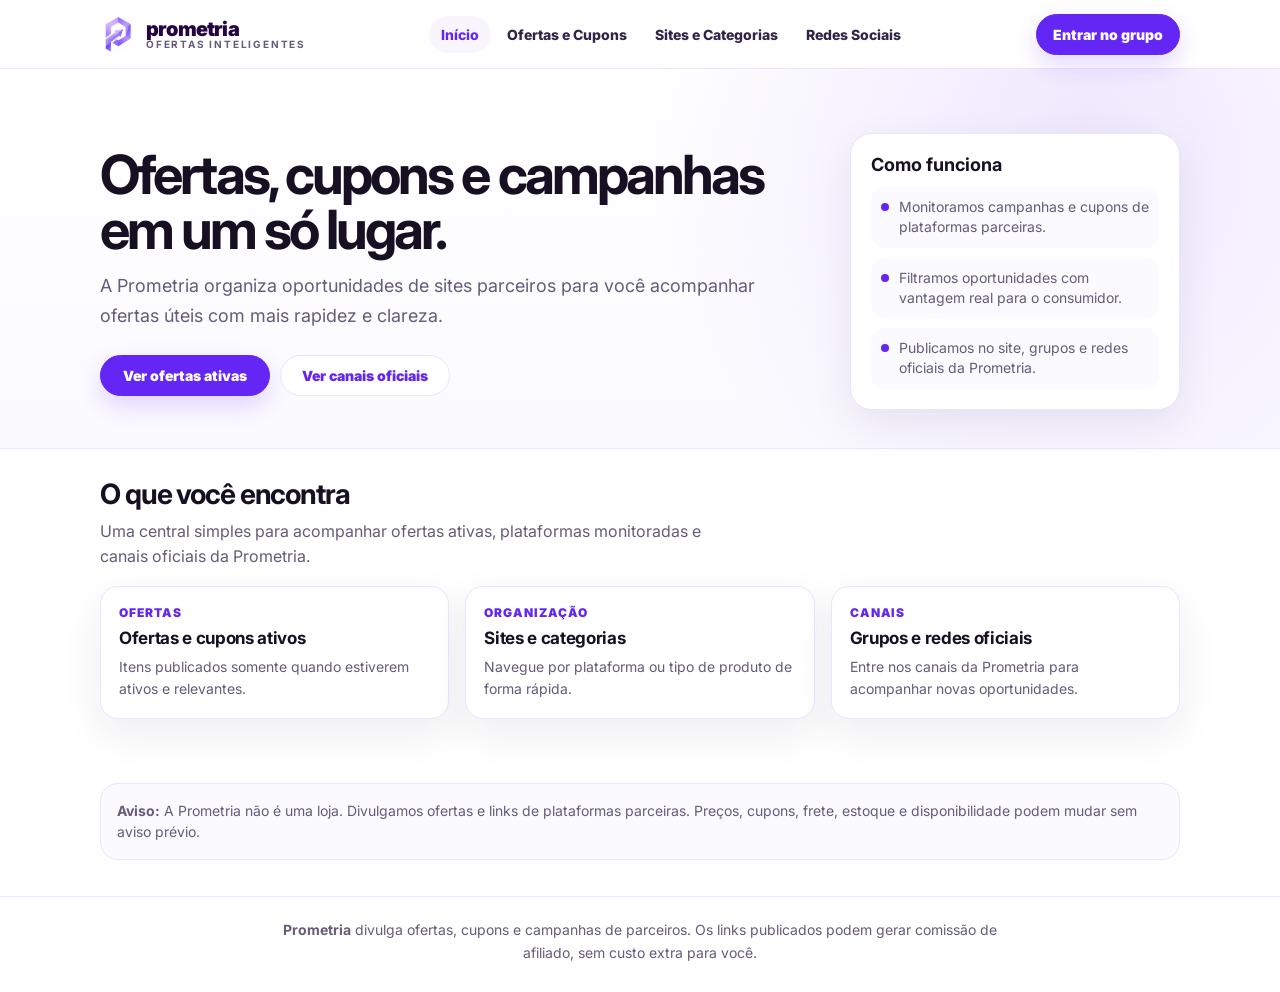
<file: index.html>
<!doctype html>
<html lang="pt-BR">
<head>
  <meta charset="utf-8">
  <meta name="viewport" content="width=device-width, initial-scale=1">
  <title>Prometria | Ofertas inteligentes</title>
  <meta name="description" content="Prometria - ofertas inteligentes.">
  <link rel="preconnect" href="https://fonts.googleapis.com">
  <link rel="preconnect" href="https://fonts.gstatic.com" crossorigin>
  <link href="https://fonts.googleapis.com/css2?family=Inter:wght@400;500;600;700;800;900&family=Poppins:wght@600;700;800;900&display=swap" rel="stylesheet">
  <link rel="icon" href="assets/img/prometria-symbol.png">
  <link rel="stylesheet" href="assets/css/styles.css">
</head>
<body>
  
<header class="topbar">
  <div class="container topbar-inner">
    <a class="brand" href="index.html" aria-label="Prometria">
      <img class="brand-symbol" src="assets/img/prometria-symbol.png" alt="">
      <span class="brand-text">
        <span class="brand-name">prometria</span>
        <span class="brand-tagline">ofertas inteligentes</span>
      </span>
    </a>
    <nav class="nav" aria-label="Menu principal">
      <a class="active" href="index.html">Início</a>
      <a href="ofertas.html">Ofertas e Cupons</a>
      <a href="sites-categorias.html">Sites e Categorias</a>
      <a href="redes.html">Redes Sociais</a>
    </nav>
    <div class="header-actions">
      <a class="btn primary" href="redes.html#whatsapp">Entrar no grupo</a>
      <button class="menu-btn" type="button">Menu</button>
    </div>
  </div>
</header>

  <main>
    
<section class="hero">
  <div class="container hero-layout">
    <div>
      <h1>Ofertas, cupons e campanhas em um só lugar.</h1>
      <p class="lead">A Prometria organiza oportunidades de sites parceiros para você acompanhar ofertas úteis com mais rapidez e clareza.</p>
      <div class="hero-actions compact-actions">
        <a class="btn primary" href="ofertas.html">Ver ofertas ativas</a>
        <a class="btn" href="redes.html">Ver canais oficiais</a>
      </div>
    </div>
    <aside class="summary-card">
      <h2>Como funciona</h2>
      <ul class="summary-list">
        <li><span class="dot"></span><span>Monitoramos campanhas e cupons de plataformas parceiras.</span></li>
        <li><span class="dot"></span><span>Filtramos oportunidades com vantagem real para o consumidor.</span></li>
        <li><span class="dot"></span><span>Publicamos no site, grupos e redes oficiais da Prometria.</span></li>
      </ul>
    </aside>
  </div>
</section>

<section class="section section-tight">
  <div class="container">
    <div class="section-title-row compact-title-row">
      <div>
        <h2>O que você encontra</h2>
        <p>Uma central simples para acompanhar ofertas ativas, plataformas monitoradas e canais oficiais da Prometria.</p>
      </div>
    </div>
    <div class="grid grid-3">
      <article class="card"><div class="mini">Ofertas</div><h3>Ofertas e cupons ativos</h3><p>Itens publicados somente quando estiverem ativos e relevantes.</p></article>
      <article class="card"><div class="mini">Organização</div><h3>Sites e categorias</h3><p>Navegue por plataforma ou tipo de produto de forma rápida.</p></article>
      <article class="card"><div class="mini">Canais</div><h3>Grupos e redes oficiais</h3><p>Entre nos canais da Prometria para acompanhar novas oportunidades.</p></article>
    </div>
  </div>
</section>

<section class="section section-tight">
  <div class="container">
    <div class="notice">
      <strong>Aviso:</strong> A Prometria não é uma loja. Divulgamos ofertas e links de plataformas parceiras. Preços, cupons, frete, estoque e disponibilidade podem mudar sem aviso prévio.
    </div>
  </div>
</section>

  </main>
  
<footer class="footer">
  <div class="container footer-inner footer-single">
    <p><strong>Prometria</strong> divulga ofertas, cupons e campanhas de parceiros. Os links publicados podem gerar comissão de afiliado, sem custo extra para você.</p>
  </div>
</footer>

  <script src="assets/js/main.js"></script>
</body>
</html>
</file>
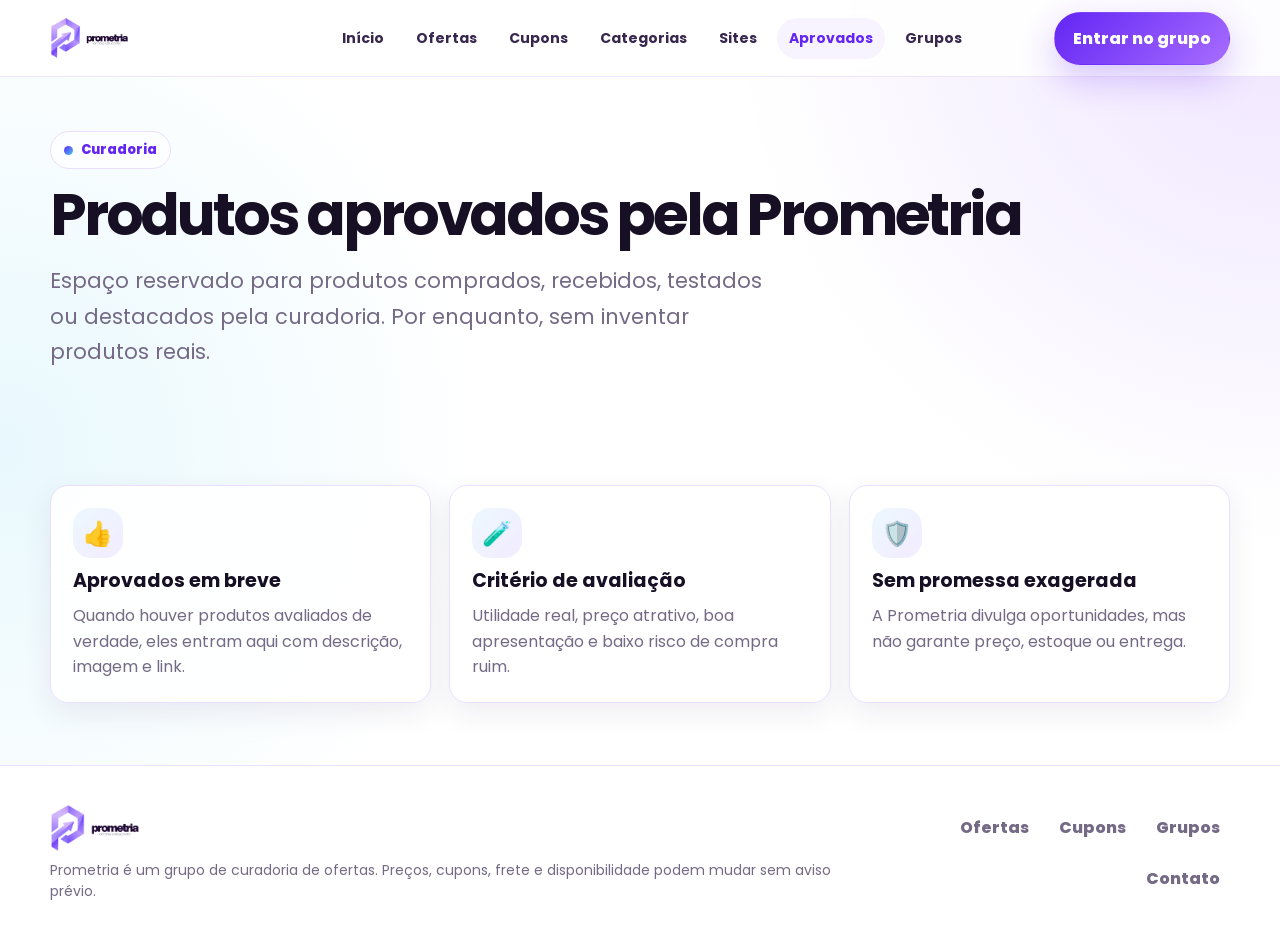
<file: aprovados/index.html>
<!doctype html>
<html lang="pt-BR">
<head>
  <meta charset="utf-8">
  <meta name="viewport" content="width=device-width, initial-scale=1">
  <title>Prometria | Produtos aprovados</title>
  <meta name="description" content="Prometria - ofertas inteligentes.">
  <link rel="preconnect" href="https://fonts.googleapis.com">
  <link rel="preconnect" href="https://fonts.gstatic.com" crossorigin>
  <link href="https://fonts.googleapis.com/css2?family=Poppins:wght@400;600;700;800;900&display=swap" rel="stylesheet">
  <link rel="icon" href="../assets/favicon.png">
  <link rel="stylesheet" href="../assets/styles.css">
</head>
<body>
  
    <a class="skip" href="#conteudo">Pular para o conteúdo</a>
    <header class="site-header">
      <div class="container header-inner">
        <a class="brand" href="../">
          <img src="../assets/prometria-logo-horizontal.png" alt="Prometria - ofertas inteligentes">
        </a>
        <nav class="nav" aria-label="Menu principal">
          <a class="" href="../">Início</a>
<a class="" href="../ofertas/">Ofertas</a>
<a class="" href="../cupons/">Cupons</a>
<a class="" href="../categorias/">Categorias</a>
<a class="" href="../sites/">Sites</a>
<a class="active" href="../aprovados/">Aprovados</a>
<a class="" href="../grupos/">Grupos</a>
        </nav>
        <div class="actions">
          <a class="btn primary" href="../grupos/">Entrar no grupo</a>
          <button class="menu-toggle" type="button">Menu</button>
        </div>
      </div>
    </header>
    
  <main id="conteudo">
    
<section class="page-hero">
  <div class="container">
    <span class="eyebrow">Curadoria</span>
    <h1>Produtos aprovados pela Prometria</h1>
    <p class="lead">Espaço reservado para produtos comprados, recebidos, testados ou destacados pela curadoria. Por enquanto, sem inventar produtos reais.</p>
  </div>
</section>
<section class="section">
  <div class="container">
    <div class="grid cards">
      <article class="card"><div class="icon">👍</div><h3>Aprovados em breve</h3><p>Quando houver produtos avaliados de verdade, eles entram aqui com descrição, imagem e link.</p></article>
      <article class="card"><div class="icon">🧪</div><h3>Critério de avaliação</h3><p>Utilidade real, preço atrativo, boa apresentação e baixo risco de compra ruim.</p></article>
      <article class="card"><div class="icon">🛡️</div><h3>Sem promessa exagerada</h3><p>A Prometria divulga oportunidades, mas não garante preço, estoque ou entrega.</p></article>
    </div>
  </div>
</section>

  </main>
  
    <footer class="footer">
      <div class="container footer-inner">
        <div>
          <img src="../assets/prometria-logo-horizontal.png" alt="Prometria">
          <p>Prometria é um grupo de curadoria de ofertas. Preços, cupons, frete e disponibilidade podem mudar sem aviso prévio.</p>
        </div>
        <div class="footer-links">
          <a href="../ofertas/">Ofertas</a>
          <a href="../cupons/">Cupons</a>
          <a href="../grupos/">Grupos</a>
          <a href="mailto:prometriabr@gmail.com">Contato</a>
        </div>
      </div>
    </footer>
    
  <script src="../assets/app.js"></script>
</body>
</html>
</file>
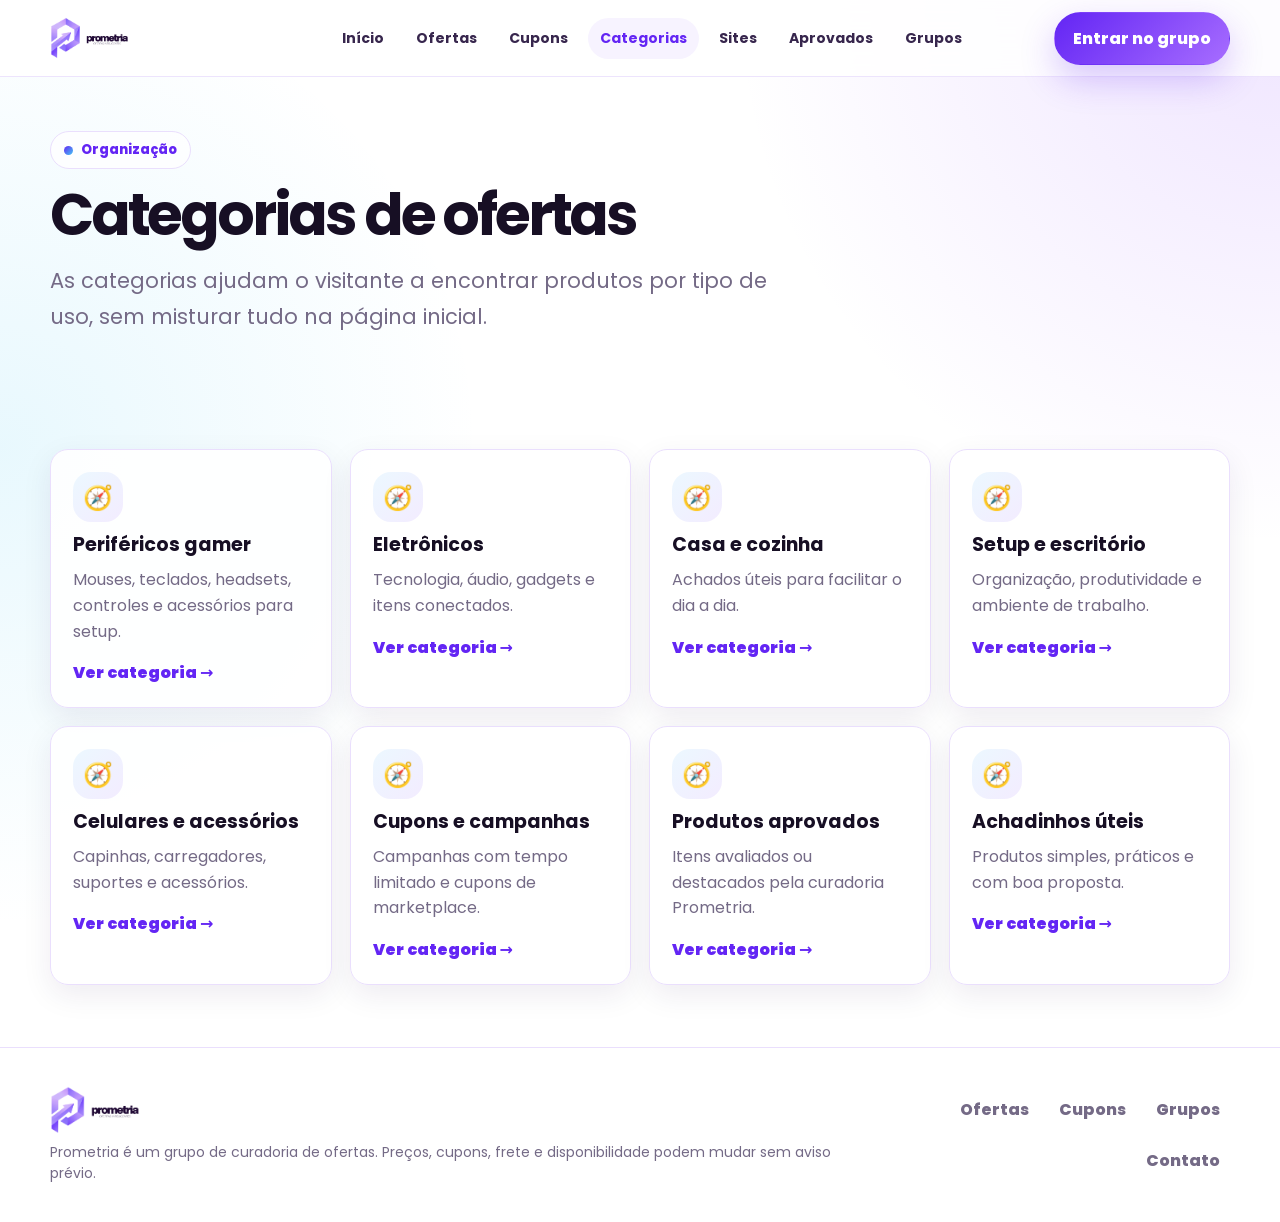
<file: categorias/index.html>
<!doctype html>
<html lang="pt-BR">
<head>
  <meta charset="utf-8">
  <meta name="viewport" content="width=device-width, initial-scale=1">
  <title>Prometria | Categorias</title>
  <meta name="description" content="Prometria - ofertas inteligentes.">
  <link rel="preconnect" href="https://fonts.googleapis.com">
  <link rel="preconnect" href="https://fonts.gstatic.com" crossorigin>
  <link href="https://fonts.googleapis.com/css2?family=Poppins:wght@400;600;700;800;900&display=swap" rel="stylesheet">
  <link rel="icon" href="../assets/favicon.png">
  <link rel="stylesheet" href="../assets/styles.css">
</head>
<body>
  
    <a class="skip" href="#conteudo">Pular para o conteúdo</a>
    <header class="site-header">
      <div class="container header-inner">
        <a class="brand" href="../">
          <img src="../assets/prometria-logo-horizontal.png" alt="Prometria - ofertas inteligentes">
        </a>
        <nav class="nav" aria-label="Menu principal">
          <a class="" href="../">Início</a>
<a class="" href="../ofertas/">Ofertas</a>
<a class="" href="../cupons/">Cupons</a>
<a class="active" href="../categorias/">Categorias</a>
<a class="" href="../sites/">Sites</a>
<a class="" href="../aprovados/">Aprovados</a>
<a class="" href="../grupos/">Grupos</a>
        </nav>
        <div class="actions">
          <a class="btn primary" href="../grupos/">Entrar no grupo</a>
          <button class="menu-toggle" type="button">Menu</button>
        </div>
      </div>
    </header>
    
  <main id="conteudo">
    
<section class="page-hero">
  <div class="container">
    <span class="eyebrow">Organização</span>
    <h1>Categorias de ofertas</h1>
    <p class="lead">As categorias ajudam o visitante a encontrar produtos por tipo de uso, sem misturar tudo na página inicial.</p>
  </div>
</section>
<section class="section">
  <div class="container">
    <div id="categoriesGrid" class="grid four"></div>
  </div>
</section>

  </main>
  
    <footer class="footer">
      <div class="container footer-inner">
        <div>
          <img src="../assets/prometria-logo-horizontal.png" alt="Prometria">
          <p>Prometria é um grupo de curadoria de ofertas. Preços, cupons, frete e disponibilidade podem mudar sem aviso prévio.</p>
        </div>
        <div class="footer-links">
          <a href="../ofertas/">Ofertas</a>
          <a href="../cupons/">Cupons</a>
          <a href="../grupos/">Grupos</a>
          <a href="mailto:prometriabr@gmail.com">Contato</a>
        </div>
      </div>
    </footer>
    
  <script src="../assets/app.js"></script>
</body>
</html>
</file>
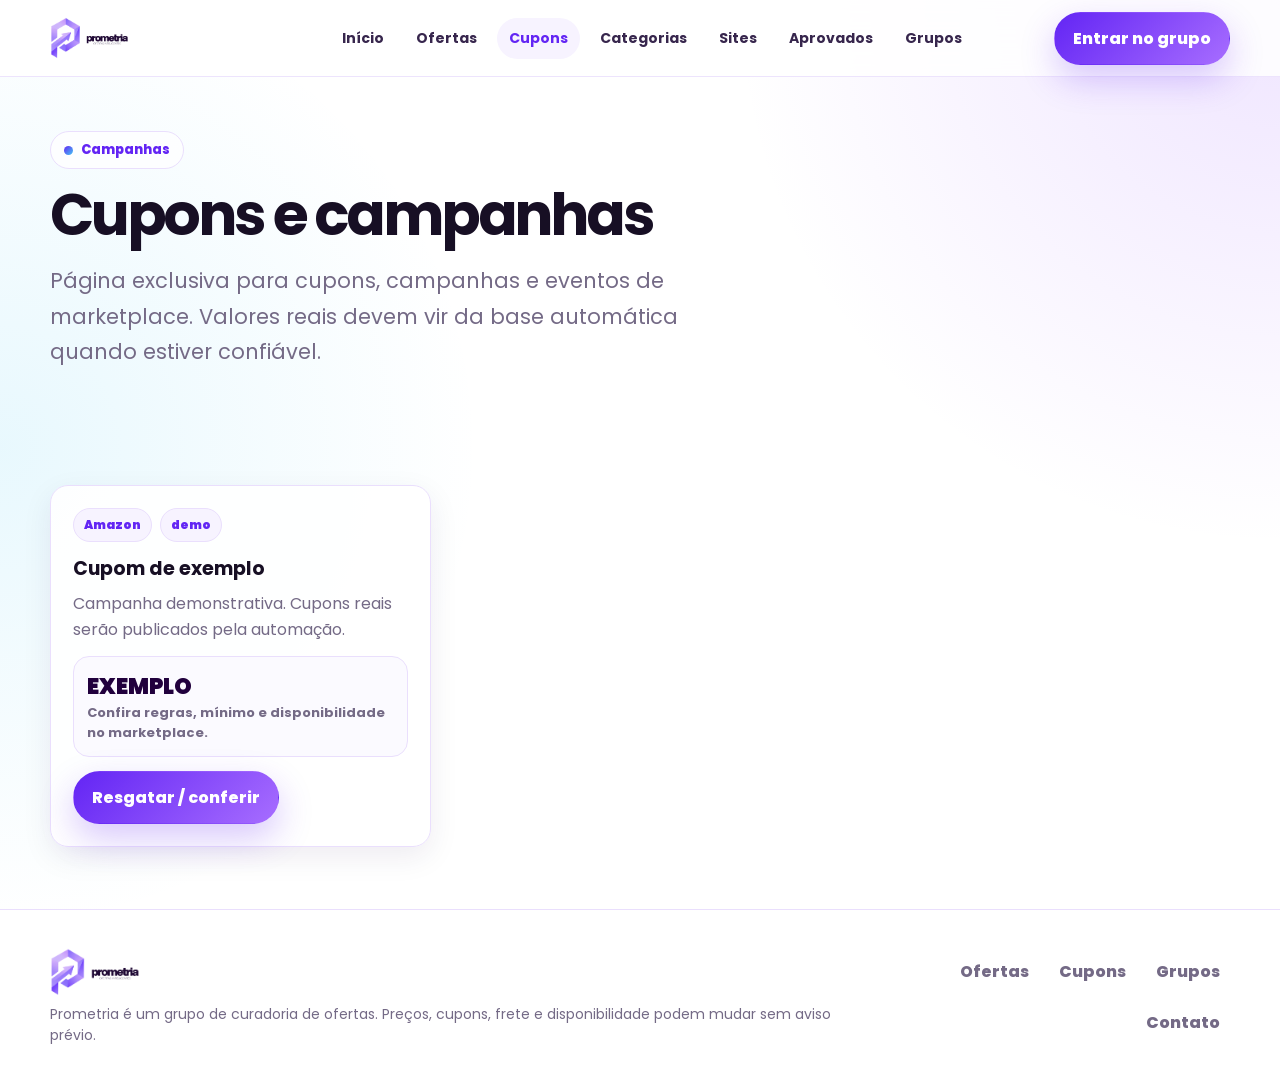
<file: cupons/index.html>
<!doctype html>
<html lang="pt-BR">
<head>
  <meta charset="utf-8">
  <meta name="viewport" content="width=device-width, initial-scale=1">
  <title>Prometria | Cupons e campanhas</title>
  <meta name="description" content="Prometria - ofertas inteligentes.">
  <link rel="preconnect" href="https://fonts.googleapis.com">
  <link rel="preconnect" href="https://fonts.gstatic.com" crossorigin>
  <link href="https://fonts.googleapis.com/css2?family=Poppins:wght@400;600;700;800;900&display=swap" rel="stylesheet">
  <link rel="icon" href="../assets/favicon.png">
  <link rel="stylesheet" href="../assets/styles.css">
</head>
<body>
  
    <a class="skip" href="#conteudo">Pular para o conteúdo</a>
    <header class="site-header">
      <div class="container header-inner">
        <a class="brand" href="../">
          <img src="../assets/prometria-logo-horizontal.png" alt="Prometria - ofertas inteligentes">
        </a>
        <nav class="nav" aria-label="Menu principal">
          <a class="" href="../">Início</a>
<a class="" href="../ofertas/">Ofertas</a>
<a class="active" href="../cupons/">Cupons</a>
<a class="" href="../categorias/">Categorias</a>
<a class="" href="../sites/">Sites</a>
<a class="" href="../aprovados/">Aprovados</a>
<a class="" href="../grupos/">Grupos</a>
        </nav>
        <div class="actions">
          <a class="btn primary" href="../grupos/">Entrar no grupo</a>
          <button class="menu-toggle" type="button">Menu</button>
        </div>
      </div>
    </header>
    
  <main id="conteudo">
    
<section class="page-hero">
  <div class="container">
    <span class="eyebrow">Campanhas</span>
    <h1>Cupons e campanhas</h1>
    <p class="lead">Página exclusiva para cupons, campanhas e eventos de marketplace. Valores reais devem vir da base automática quando estiver confiável.</p>
  </div>
</section>
<section class="section">
  <div class="container">
    <div id="campaignsGrid" class="product-grid"></div>
  </div>
</section>

  </main>
  
    <footer class="footer">
      <div class="container footer-inner">
        <div>
          <img src="../assets/prometria-logo-horizontal.png" alt="Prometria">
          <p>Prometria é um grupo de curadoria de ofertas. Preços, cupons, frete e disponibilidade podem mudar sem aviso prévio.</p>
        </div>
        <div class="footer-links">
          <a href="../ofertas/">Ofertas</a>
          <a href="../cupons/">Cupons</a>
          <a href="../grupos/">Grupos</a>
          <a href="mailto:prometriabr@gmail.com">Contato</a>
        </div>
      </div>
    </footer>
    
  <script src="../assets/app.js"></script>
</body>
</html>
</file>
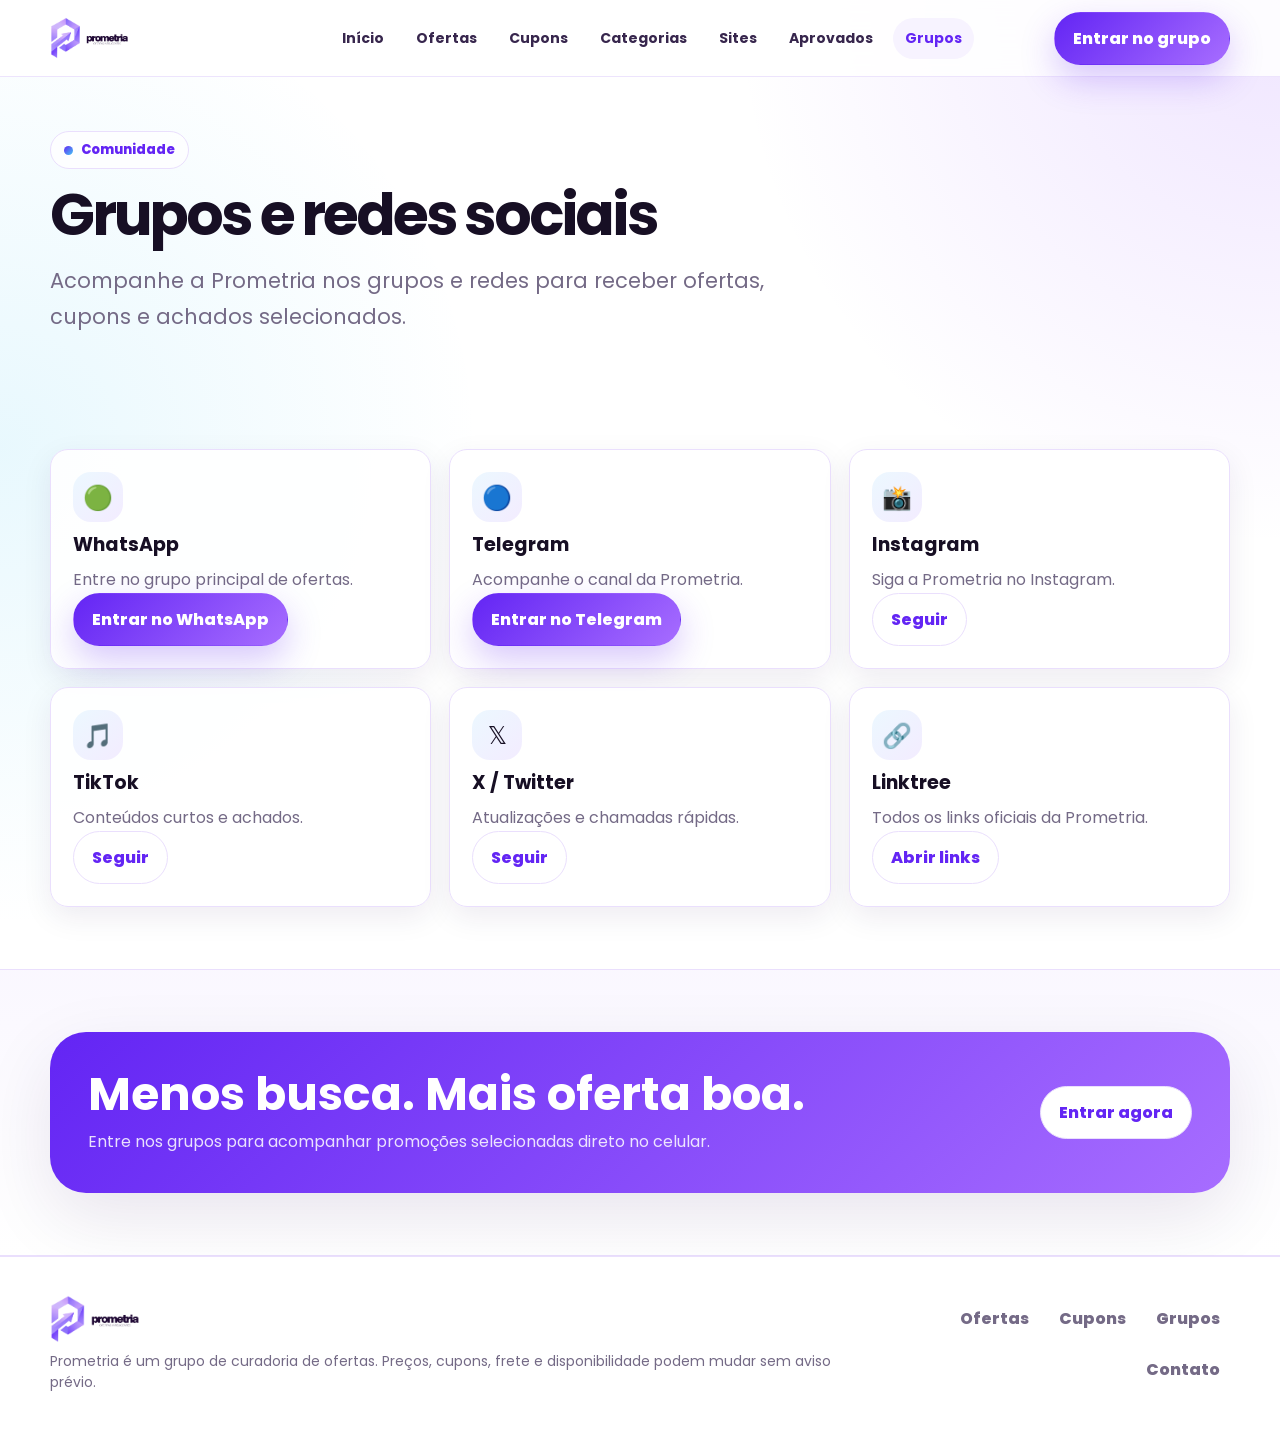
<file: grupos/index.html>
<!doctype html>
<html lang="pt-BR">
<head>
  <meta charset="utf-8">
  <meta name="viewport" content="width=device-width, initial-scale=1">
  <title>Prometria | Grupos e redes sociais</title>
  <meta name="description" content="Prometria - ofertas inteligentes.">
  <link rel="preconnect" href="https://fonts.googleapis.com">
  <link rel="preconnect" href="https://fonts.gstatic.com" crossorigin>
  <link href="https://fonts.googleapis.com/css2?family=Poppins:wght@400;600;700;800;900&display=swap" rel="stylesheet">
  <link rel="icon" href="../assets/favicon.png">
  <link rel="stylesheet" href="../assets/styles.css">
</head>
<body>
  
    <a class="skip" href="#conteudo">Pular para o conteúdo</a>
    <header class="site-header">
      <div class="container header-inner">
        <a class="brand" href="../">
          <img src="../assets/prometria-logo-horizontal.png" alt="Prometria - ofertas inteligentes">
        </a>
        <nav class="nav" aria-label="Menu principal">
          <a class="" href="../">Início</a>
<a class="" href="../ofertas/">Ofertas</a>
<a class="" href="../cupons/">Cupons</a>
<a class="" href="../categorias/">Categorias</a>
<a class="" href="../sites/">Sites</a>
<a class="" href="../aprovados/">Aprovados</a>
<a class="active" href="../grupos/">Grupos</a>
        </nav>
        <div class="actions">
          <a class="btn primary" href="../grupos/">Entrar no grupo</a>
          <button class="menu-toggle" type="button">Menu</button>
        </div>
      </div>
    </header>
    
  <main id="conteudo">
    
<section class="page-hero">
  <div class="container">
    <span class="eyebrow">Comunidade</span>
    <h1>Grupos e redes sociais</h1>
    <p class="lead">Acompanhe a Prometria nos grupos e redes para receber ofertas, cupons e achados selecionados.</p>
  </div>
</section>
<section class="section">
  <div class="container">
    <div class="grid social-grid">
      <article class="card"><div class="icon">🟢</div><h3>WhatsApp</h3><p>Entre no grupo principal de ofertas.</p><a class="btn primary" href="https://chat.whatsapp.com/C0VK6VCA1797UNlwfASj78" target="_blank" rel="noopener">Entrar no WhatsApp</a></article>
      <article class="card"><div class="icon">🔵</div><h3>Telegram</h3><p>Acompanhe o canal da Prometria.</p><a class="btn primary" href="https://t.me/prometriabr" target="_blank" rel="noopener">Entrar no Telegram</a></article>
      <article class="card"><div class="icon">📸</div><h3>Instagram</h3><p>Siga a Prometria no Instagram.</p><a class="btn secondary" href="https://www.instagram.com/prometriabr/" target="_blank" rel="noopener">Seguir</a></article>
      <article class="card"><div class="icon">🎵</div><h3>TikTok</h3><p>Conteúdos curtos e achados.</p><a class="btn secondary" href="https://www.tiktok.com/@prometriabr" target="_blank" rel="noopener">Seguir</a></article>
      <article class="card"><div class="icon">𝕏</div><h3>X / Twitter</h3><p>Atualizações e chamadas rápidas.</p><a class="btn secondary" href="https://x.com/Prometriabr" target="_blank" rel="noopener">Seguir</a></article>
      <article class="card"><div class="icon">🔗</div><h3>Linktree</h3><p>Todos os links oficiais da Prometria.</p><a class="btn secondary" href="https://linktr.ee/prometria" target="_blank" rel="noopener">Abrir links</a></article>
    </div>
  </div>
</section>
<section class="section soft">
  <div class="container">
    <div class="cta">
      <div>
        <h2>Menos busca. Mais oferta boa.</h2>
        <p>Entre nos grupos para acompanhar promoções selecionadas direto no celular.</p>
      </div>
      <a class="btn" href="https://chat.whatsapp.com/C0VK6VCA1797UNlwfASj78" target="_blank" rel="noopener">Entrar agora</a>
    </div>
  </div>
</section>

  </main>
  
    <footer class="footer">
      <div class="container footer-inner">
        <div>
          <img src="../assets/prometria-logo-horizontal.png" alt="Prometria">
          <p>Prometria é um grupo de curadoria de ofertas. Preços, cupons, frete e disponibilidade podem mudar sem aviso prévio.</p>
        </div>
        <div class="footer-links">
          <a href="../ofertas/">Ofertas</a>
          <a href="../cupons/">Cupons</a>
          <a href="../grupos/">Grupos</a>
          <a href="mailto:prometriabr@gmail.com">Contato</a>
        </div>
      </div>
    </footer>
    
  <script src="../assets/app.js"></script>
</body>
</html>
</file>
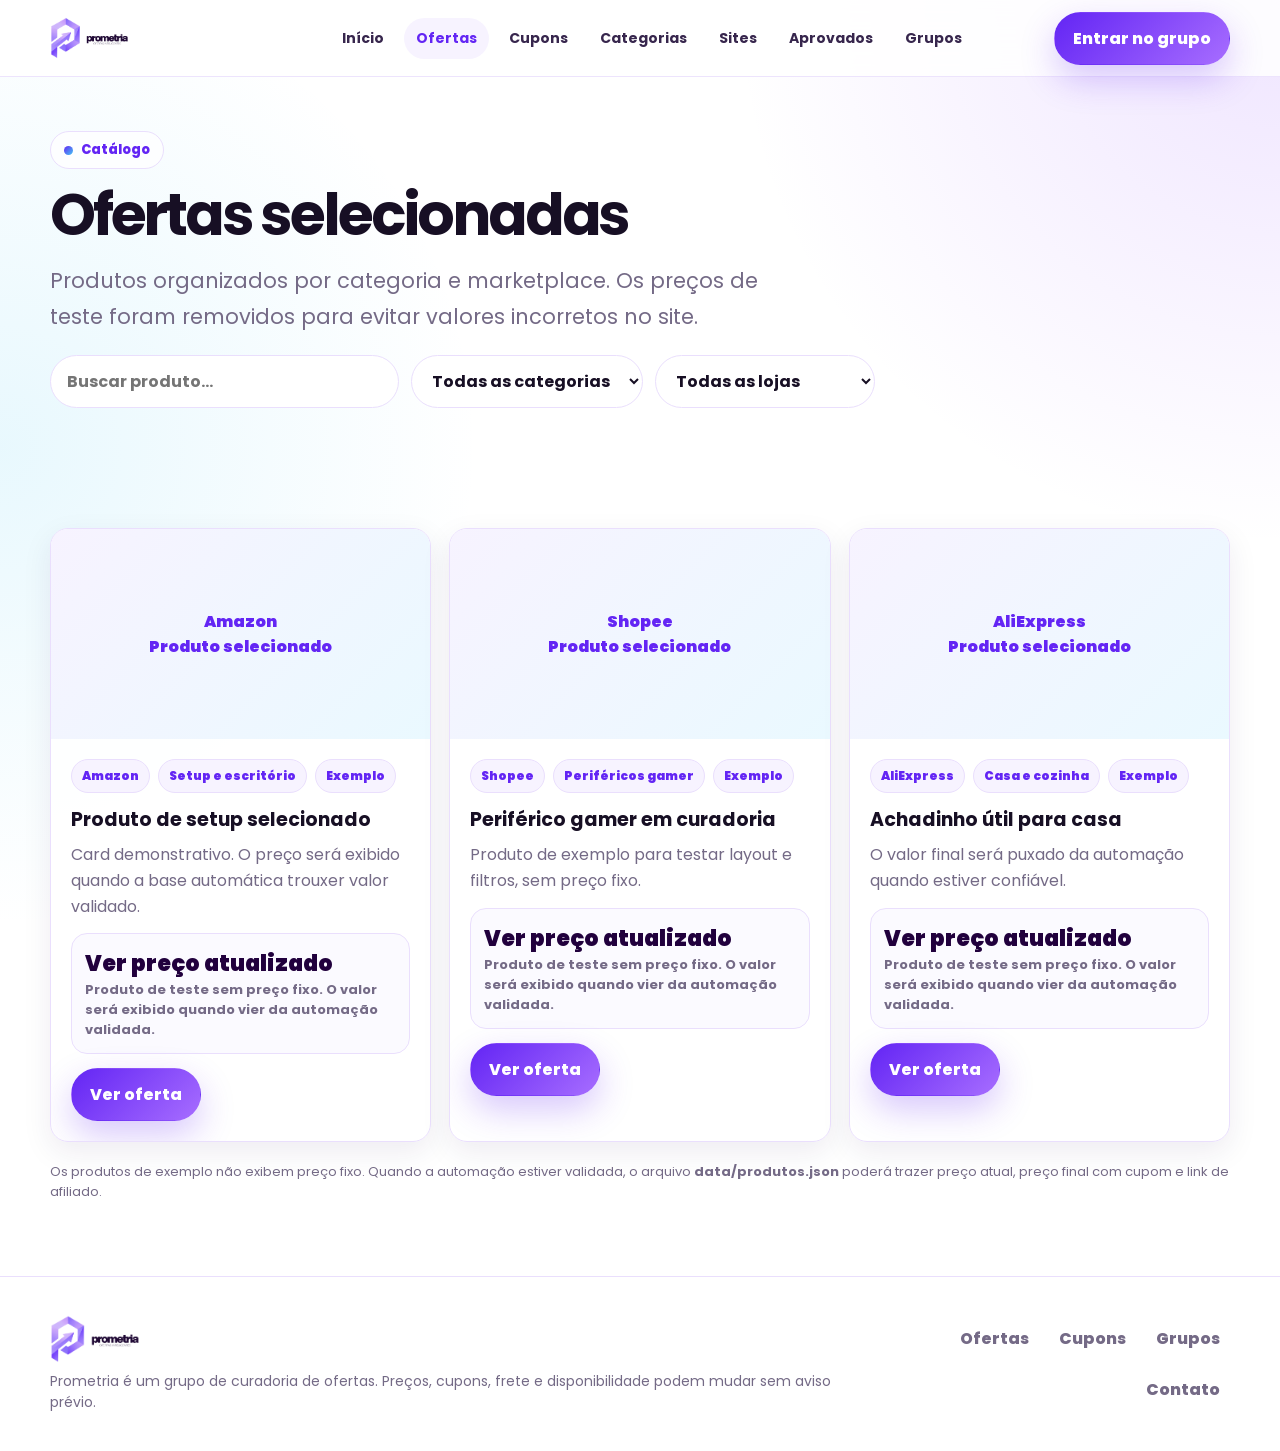
<file: ofertas/index.html>
<!doctype html>
<html lang="pt-BR">
<head>
  <meta charset="utf-8">
  <meta name="viewport" content="width=device-width, initial-scale=1">
  <title>Prometria | Ofertas selecionadas</title>
  <meta name="description" content="Prometria - ofertas inteligentes.">
  <link rel="preconnect" href="https://fonts.googleapis.com">
  <link rel="preconnect" href="https://fonts.gstatic.com" crossorigin>
  <link href="https://fonts.googleapis.com/css2?family=Poppins:wght@400;600;700;800;900&display=swap" rel="stylesheet">
  <link rel="icon" href="../assets/favicon.png">
  <link rel="stylesheet" href="../assets/styles.css">
</head>
<body>
  
    <a class="skip" href="#conteudo">Pular para o conteúdo</a>
    <header class="site-header">
      <div class="container header-inner">
        <a class="brand" href="../">
          <img src="../assets/prometria-logo-horizontal.png" alt="Prometria - ofertas inteligentes">
        </a>
        <nav class="nav" aria-label="Menu principal">
          <a class="" href="../">Início</a>
<a class="active" href="../ofertas/">Ofertas</a>
<a class="" href="../cupons/">Cupons</a>
<a class="" href="../categorias/">Categorias</a>
<a class="" href="../sites/">Sites</a>
<a class="" href="../aprovados/">Aprovados</a>
<a class="" href="../grupos/">Grupos</a>
        </nav>
        <div class="actions">
          <a class="btn primary" href="../grupos/">Entrar no grupo</a>
          <button class="menu-toggle" type="button">Menu</button>
        </div>
      </div>
    </header>
    
  <main id="conteudo">
    
<section class="page-hero">
  <div class="container">
    <span class="eyebrow">Catálogo</span>
    <h1>Ofertas selecionadas</h1>
    <p class="lead">Produtos organizados por categoria e marketplace. Os preços de teste foram removidos para evitar valores incorretos no site.</p>
    <div class="filters">
      <input class="input" id="searchInput" type="search" placeholder="Buscar produto...">
      <select class="select" id="categoryFilter"></select>
      <select class="select" id="storeFilter"></select>
    </div>
  </div>
</section>
<section class="section">
  <div class="container">
    <div id="productsGrid" class="product-grid"></div>
    <p class="notice">Os produtos de exemplo não exibem preço fixo. Quando a automação estiver validada, o arquivo <strong>data/produtos.json</strong> poderá trazer preço atual, preço final com cupom e link de afiliado.</p>
  </div>
</section>

  </main>
  
    <footer class="footer">
      <div class="container footer-inner">
        <div>
          <img src="../assets/prometria-logo-horizontal.png" alt="Prometria">
          <p>Prometria é um grupo de curadoria de ofertas. Preços, cupons, frete e disponibilidade podem mudar sem aviso prévio.</p>
        </div>
        <div class="footer-links">
          <a href="../ofertas/">Ofertas</a>
          <a href="../cupons/">Cupons</a>
          <a href="../grupos/">Grupos</a>
          <a href="mailto:prometriabr@gmail.com">Contato</a>
        </div>
      </div>
    </footer>
    
  <script src="../assets/app.js"></script>
</body>
</html>
</file>
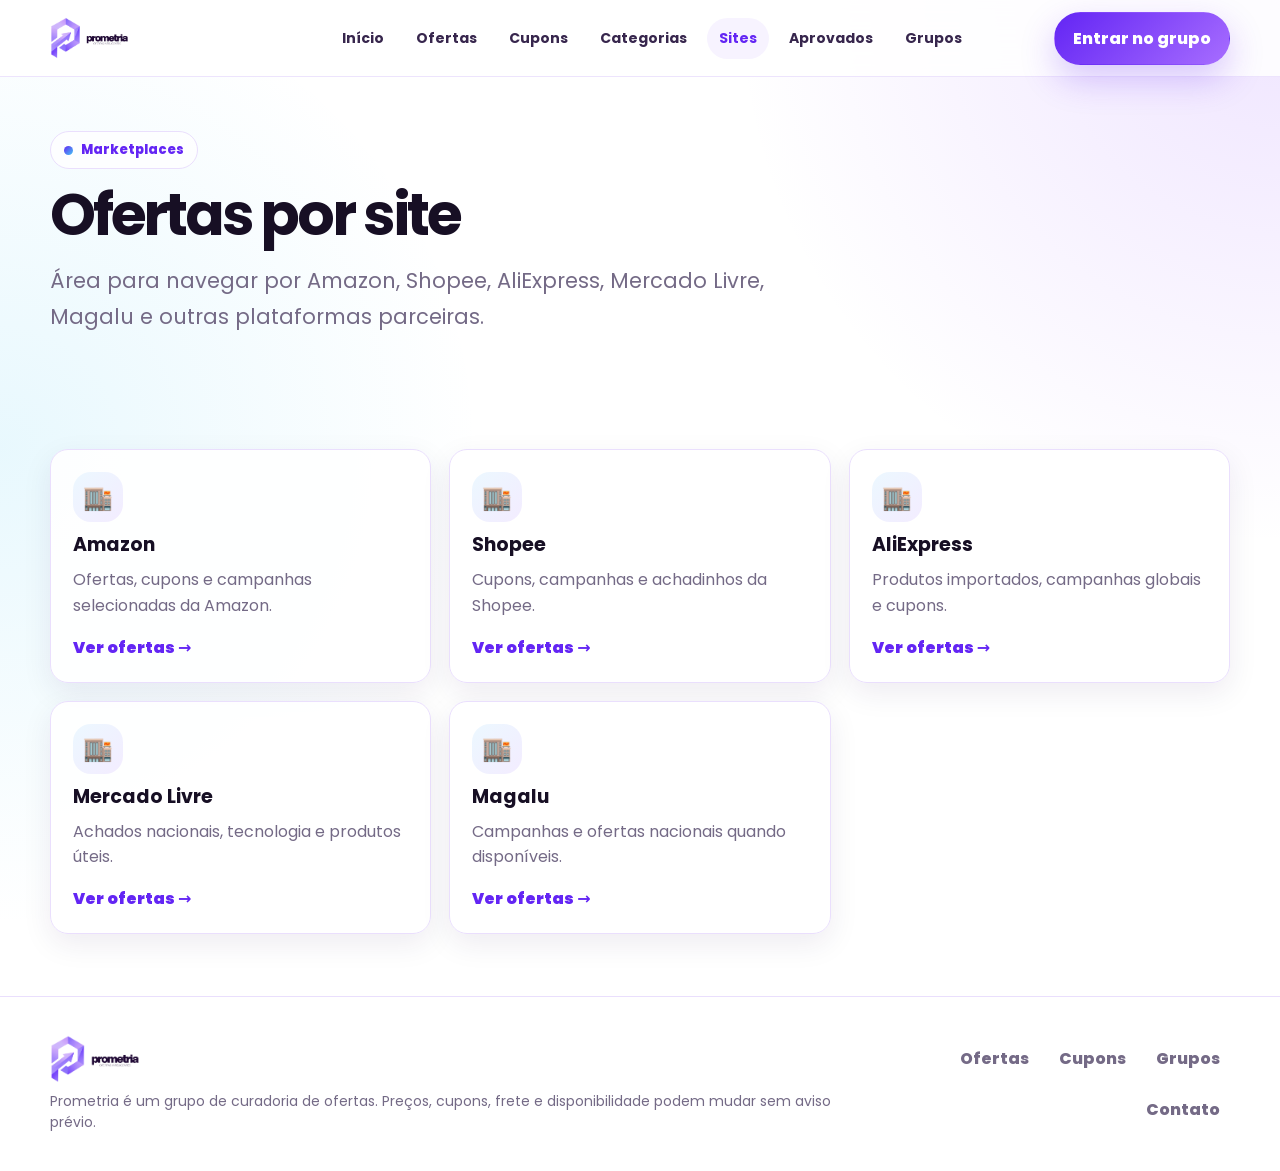
<file: sites/index.html>
<!doctype html>
<html lang="pt-BR">
<head>
  <meta charset="utf-8">
  <meta name="viewport" content="width=device-width, initial-scale=1">
  <title>Prometria | Ofertas por site</title>
  <meta name="description" content="Prometria - ofertas inteligentes.">
  <link rel="preconnect" href="https://fonts.googleapis.com">
  <link rel="preconnect" href="https://fonts.gstatic.com" crossorigin>
  <link href="https://fonts.googleapis.com/css2?family=Poppins:wght@400;600;700;800;900&display=swap" rel="stylesheet">
  <link rel="icon" href="../assets/favicon.png">
  <link rel="stylesheet" href="../assets/styles.css">
</head>
<body>
  
    <a class="skip" href="#conteudo">Pular para o conteúdo</a>
    <header class="site-header">
      <div class="container header-inner">
        <a class="brand" href="../">
          <img src="../assets/prometria-logo-horizontal.png" alt="Prometria - ofertas inteligentes">
        </a>
        <nav class="nav" aria-label="Menu principal">
          <a class="" href="../">Início</a>
<a class="" href="../ofertas/">Ofertas</a>
<a class="" href="../cupons/">Cupons</a>
<a class="" href="../categorias/">Categorias</a>
<a class="active" href="../sites/">Sites</a>
<a class="" href="../aprovados/">Aprovados</a>
<a class="" href="../grupos/">Grupos</a>
        </nav>
        <div class="actions">
          <a class="btn primary" href="../grupos/">Entrar no grupo</a>
          <button class="menu-toggle" type="button">Menu</button>
        </div>
      </div>
    </header>
    
  <main id="conteudo">
    
<section class="page-hero">
  <div class="container">
    <span class="eyebrow">Marketplaces</span>
    <h1>Ofertas por site</h1>
    <p class="lead">Área para navegar por Amazon, Shopee, AliExpress, Mercado Livre, Magalu e outras plataformas parceiras.</p>
  </div>
</section>
<section class="section">
  <div class="container">
    <div id="storesGrid" class="grid cards"></div>
  </div>
</section>

  </main>
  
    <footer class="footer">
      <div class="container footer-inner">
        <div>
          <img src="../assets/prometria-logo-horizontal.png" alt="Prometria">
          <p>Prometria é um grupo de curadoria de ofertas. Preços, cupons, frete e disponibilidade podem mudar sem aviso prévio.</p>
        </div>
        <div class="footer-links">
          <a href="../ofertas/">Ofertas</a>
          <a href="../cupons/">Cupons</a>
          <a href="../grupos/">Grupos</a>
          <a href="mailto:prometriabr@gmail.com">Contato</a>
        </div>
      </div>
    </footer>
    
  <script src="../assets/app.js"></script>
</body>
</html>
</file>
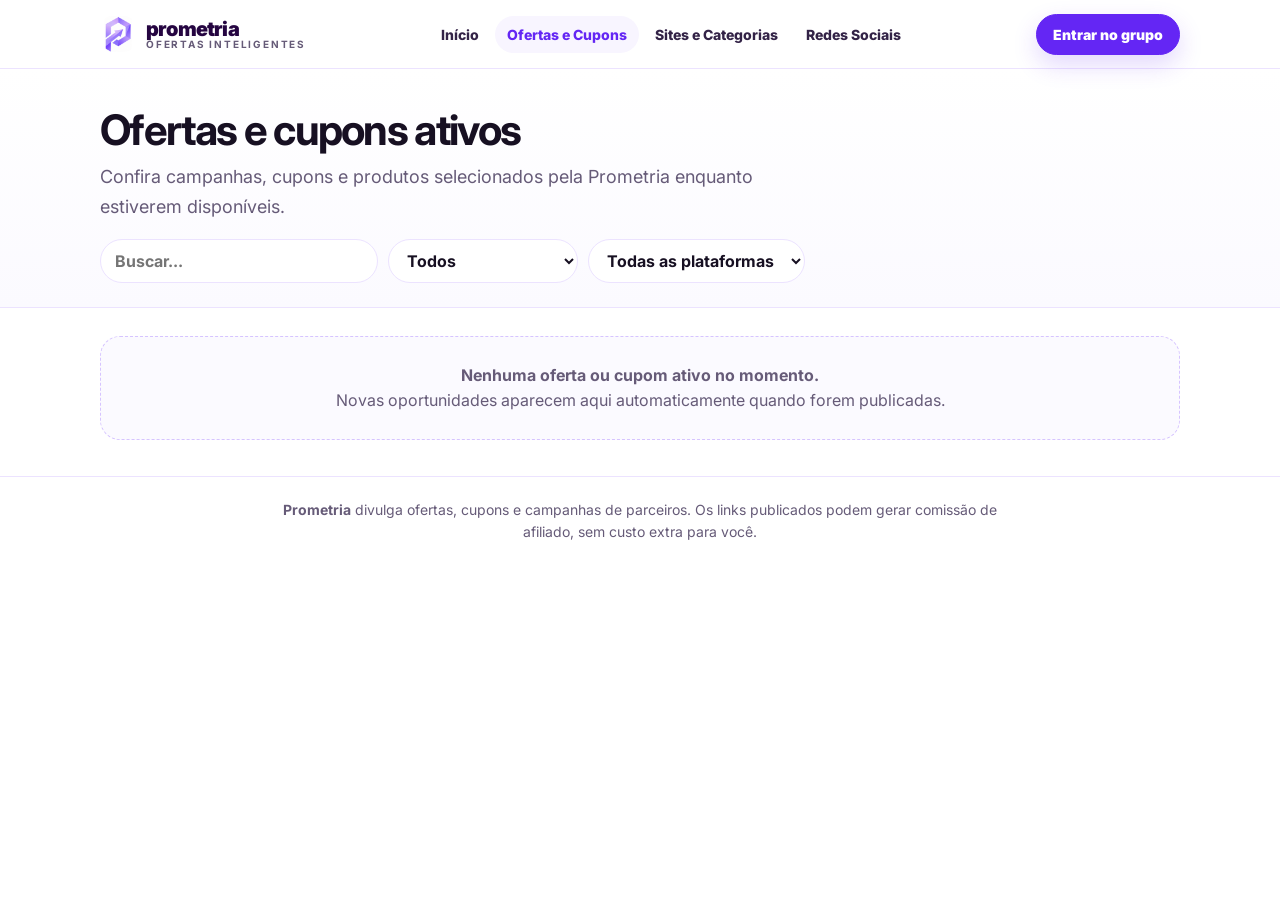
<file: ofertas.html>
<!doctype html>
<html lang="pt-BR">
<head>
  <meta charset="utf-8">
  <meta name="viewport" content="width=device-width, initial-scale=1">
  <title>Prometria | Ofertas e cupons ativos</title>
  <meta name="description" content="Prometria - ofertas inteligentes.">
  <link rel="preconnect" href="https://fonts.googleapis.com">
  <link rel="preconnect" href="https://fonts.gstatic.com" crossorigin>
  <link href="https://fonts.googleapis.com/css2?family=Inter:wght@400;500;600;700;800;900&family=Poppins:wght@600;700;800;900&display=swap" rel="stylesheet">
  <link rel="icon" href="assets/img/prometria-symbol.png">
  <link rel="stylesheet" href="assets/css/styles.css">
</head>
<body>
  
<header class="topbar">
  <div class="container topbar-inner">
    <a class="brand" href="index.html" aria-label="Prometria">
      <img class="brand-symbol" src="assets/img/prometria-symbol.png" alt="">
      <span class="brand-text">
        <span class="brand-name">prometria</span>
        <span class="brand-tagline">ofertas inteligentes</span>
      </span>
    </a>
    <nav class="nav" aria-label="Menu principal">
      <a href="index.html">Início</a>
      <a class="active" href="ofertas.html">Ofertas e Cupons</a>
      <a href="sites-categorias.html">Sites e Categorias</a>
      <a href="redes.html">Redes Sociais</a>
    </nav>
    <div class="header-actions">
      <a class="btn primary" href="redes.html#whatsapp">Entrar no grupo</a>
      <button class="menu-btn" type="button">Menu</button>
    </div>
  </div>
</header>

  <main>
    
<section class="page-head">
  <div class="container">
    <h1>Ofertas e cupons ativos</h1>
    <p class="lead">Confira campanhas, cupons e produtos selecionados pela Prometria enquanto estiverem disponíveis.</p>
    <div class="filters">
      <input id="search" class="input" type="search" placeholder="Buscar...">
      <select id="typeFilter" class="select">
        <option value="">Todos</option>
        <option value="cupom">Cupons ativos</option>
        <option value="oferta">Ofertas ativas</option>
      </select>
      <select id="platformFilter" class="select">
        <option value="">Todas as plataformas</option>
        <option>Amazon</option>
        <option>AliExpress</option>
        <option>Shopee</option>
        <option>Mercado Livre</option>
        <option>Magalu</option>
      </select>
    </div>
  </div>
</section>
<section class="section section-tight">
  <div class="container">
    <div id="offersGrid" class="list-grid"></div>
  </div>
</section>

  </main>
  
<footer class="footer">
  <div class="container footer-inner footer-single">
    <p><strong>Prometria</strong> divulga ofertas, cupons e campanhas de parceiros. Os links publicados podem gerar comissão de afiliado, sem custo extra para você.</p>
  </div>
</footer>

  <script src="assets/js/main.js"></script>
</body>
</html>
</file>
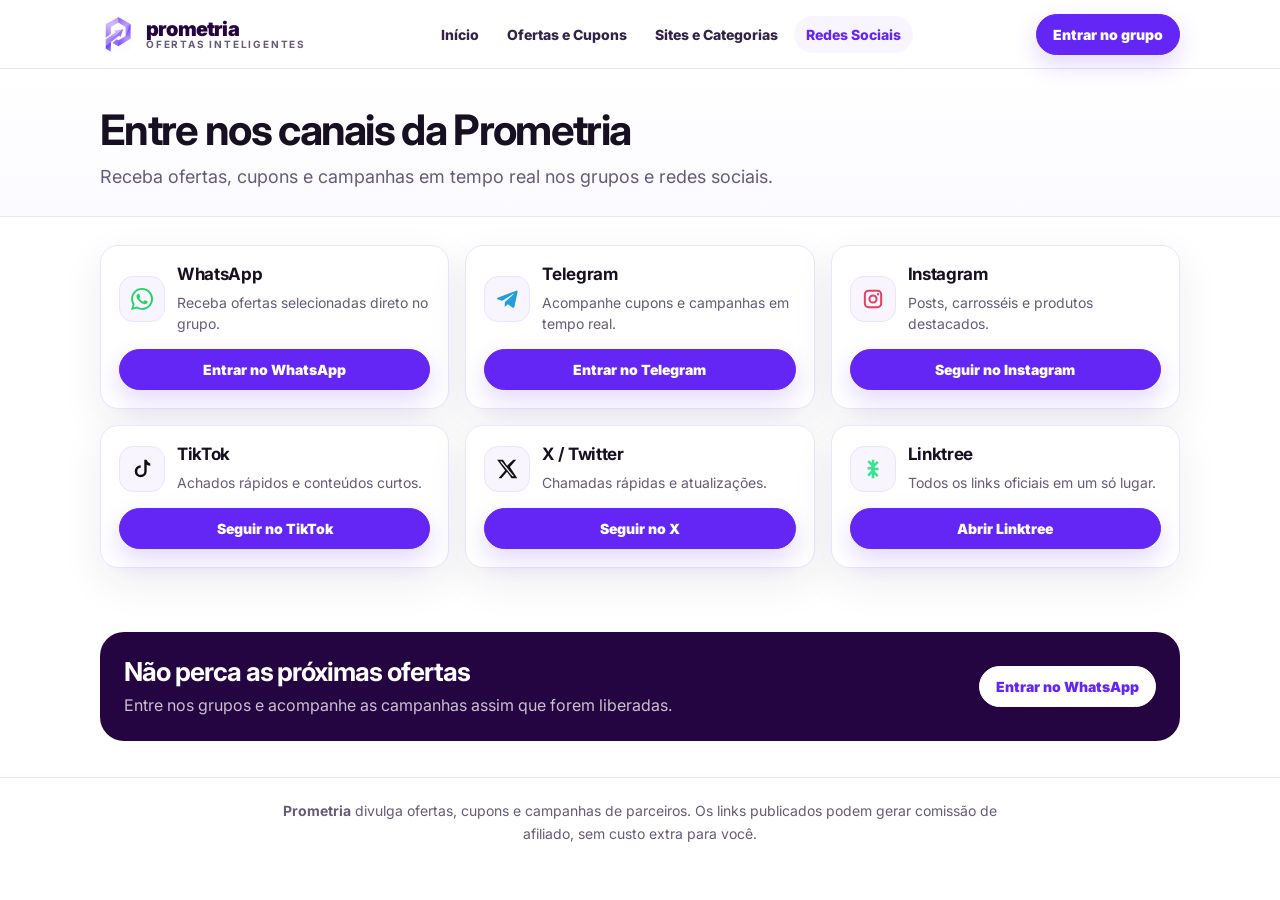
<file: redes.html>
<!doctype html>
<html lang="pt-BR">
<head>
  <meta charset="utf-8">
  <meta name="viewport" content="width=device-width, initial-scale=1">
  <title>Prometria | Redes sociais e grupos</title>
  <meta name="description" content="Prometria - ofertas inteligentes.">
  <link rel="preconnect" href="https://fonts.googleapis.com">
  <link rel="preconnect" href="https://fonts.gstatic.com" crossorigin>
  <link href="https://fonts.googleapis.com/css2?family=Inter:wght@400;500;600;700;800;900&family=Poppins:wght@600;700;800;900&display=swap" rel="stylesheet">
  <link rel="icon" href="assets/img/prometria-symbol.png">
  <link rel="stylesheet" href="assets/css/styles.css">
</head>
<body>
  
<header class="topbar">
  <div class="container topbar-inner">
    <a class="brand" href="index.html" aria-label="Prometria">
      <img class="brand-symbol" src="assets/img/prometria-symbol.png" alt="">
      <span class="brand-text">
        <span class="brand-name">prometria</span>
        <span class="brand-tagline">ofertas inteligentes</span>
      </span>
    </a>
    <nav class="nav" aria-label="Menu principal">
      <a href="index.html">Início</a>
      <a href="ofertas.html">Ofertas e Cupons</a>
      <a href="sites-categorias.html">Sites e Categorias</a>
      <a class="active" href="redes.html">Redes Sociais</a>
    </nav>
    <div class="header-actions">
      <a class="btn primary" href="redes.html#whatsapp">Entrar no grupo</a>
      <button class="menu-btn" type="button">Menu</button>
    </div>
  </div>
</header>

  <main>
    
<section class="page-head">
  <div class="container">
    <h1>Entre nos canais da Prometria</h1>
    <p class="lead">Receba ofertas, cupons e campanhas em tempo real nos grupos e redes sociais.</p>
  </div>
</section>
<section class="section section-tight">
  <div class="container">
    <div id="channelsGrid" class="grid grid-3"></div>
  </div>
</section>
<section class="section section-tight">
  <div class="container">
    <div class="cta">
      <div>
        <h2>Não perca as próximas ofertas</h2>
        <p>Entre nos grupos e acompanhe as campanhas assim que forem liberadas.</p>
      </div>
      <a class="btn" href="https://chat.whatsapp.com/C0VK6VCA1797UNlwfASj78" target="_blank" rel="noopener">Entrar no WhatsApp</a>
    </div>
  </div>
</section>

  </main>
  
<footer class="footer">
  <div class="container footer-inner footer-single">
    <p><strong>Prometria</strong> divulga ofertas, cupons e campanhas de parceiros. Os links publicados podem gerar comissão de afiliado, sem custo extra para você.</p>
  </div>
</footer>

  <script src="assets/js/main.js"></script>
</body>
</html>
</file>
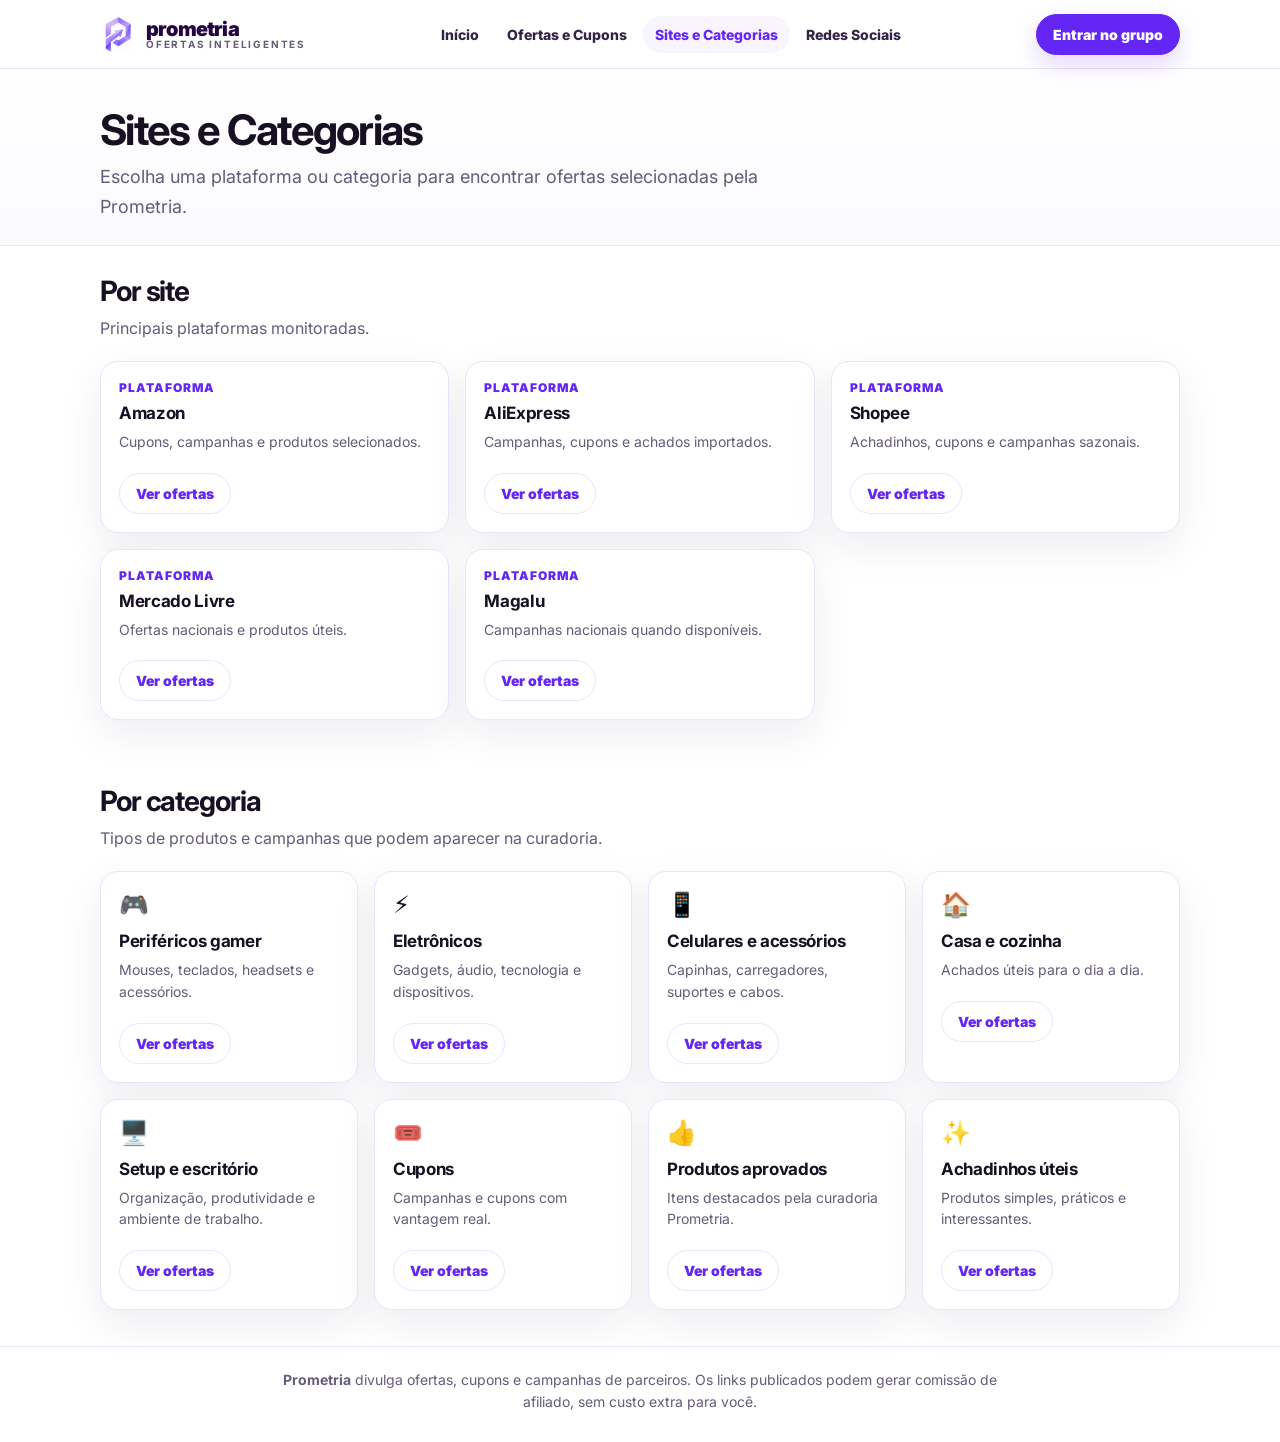
<file: sites-categorias.html>
<!doctype html>
<html lang="pt-BR">
<head>
  <meta charset="utf-8">
  <meta name="viewport" content="width=device-width, initial-scale=1">
  <title>Prometria | Sites e Categorias</title>
  <meta name="description" content="Prometria - ofertas inteligentes.">
  <link rel="preconnect" href="https://fonts.googleapis.com">
  <link rel="preconnect" href="https://fonts.gstatic.com" crossorigin>
  <link href="https://fonts.googleapis.com/css2?family=Inter:wght@400;500;600;700;800;900&family=Poppins:wght@600;700;800;900&display=swap" rel="stylesheet">
  <link rel="icon" href="assets/img/prometria-symbol.png">
  <link rel="stylesheet" href="assets/css/styles.css">
</head>
<body>
  
<header class="topbar">
  <div class="container topbar-inner">
    <a class="brand" href="index.html" aria-label="Prometria">
      <img class="brand-symbol" src="assets/img/prometria-symbol.png" alt="">
      <span class="brand-text">
        <span class="brand-name">prometria</span>
        <span class="brand-tagline">ofertas inteligentes</span>
      </span>
    </a>
    <nav class="nav" aria-label="Menu principal">
      <a href="index.html">Início</a>
      <a href="ofertas.html">Ofertas e Cupons</a>
      <a class="active" href="sites-categorias.html">Sites e Categorias</a>
      <a href="redes.html">Redes Sociais</a>
    </nav>
    <div class="header-actions">
      <a class="btn primary" href="redes.html#whatsapp">Entrar no grupo</a>
      <button class="menu-btn" type="button">Menu</button>
    </div>
  </div>
</header>

  <main>
    
<section class="page-head">
  <div class="container">
    <h1>Sites e Categorias</h1>
    <p class="lead">Escolha uma plataforma ou categoria para encontrar ofertas selecionadas pela Prometria.</p>
  </div>
</section>
<section class="section section-tight">
  <div class="container">
    <div class="section-title-row">
      <div><h2>Por site</h2><p>Principais plataformas monitoradas.</p></div>
    </div>
    <div id="platformsGrid" class="grid grid-3"></div>
  </div>
</section>
<section class="section section-tight">
  <div class="container">
    <div class="section-title-row">
      <div><h2>Por categoria</h2><p>Tipos de produtos e campanhas que podem aparecer na curadoria.</p></div>
    </div>
    <div id="categoriesGrid" class="grid grid-4"></div>
  </div>
</section>

  </main>
  
<footer class="footer">
  <div class="container footer-inner footer-single">
    <p><strong>Prometria</strong> divulga ofertas, cupons e campanhas de parceiros. Os links publicados podem gerar comissão de afiliado, sem custo extra para você.</p>
  </div>
</footer>

  <script src="assets/js/main.js"></script>
</body>
</html>
</file>
<file: assets/css/styles.css>
:root{
  --bg:#ffffff;
  --soft:#f8f5ff;
  --soft2:#fbfaff;
  --line:#ece3ff;
  --text:#171022;
  --muted:#665b78;
  --purple:#6426f4;
  --purple2:#8b5cf6;
  --cyan:#42c7e8;
  --dark:#250541;
  --radius:18px;
  --shadow:0 14px 42px rgba(33,0,61,.08);
  --max:1080px;
}
*{box-sizing:border-box}
html{scroll-behavior:smooth}
body{
  margin:0;
  font-family:Inter, Poppins, system-ui, -apple-system, BlinkMacSystemFont, "Segoe UI", sans-serif;
  color:var(--text);
  background:var(--bg);
}
a{text-decoration:none;color:inherit}
img{max-width:100%;display:block}
.container{width:min(var(--max), calc(100% - 32px));margin:0 auto}
.topbar{
  position:sticky;top:0;z-index:10;
  background:rgba(255,255,255,.94);
  border-bottom:1px solid var(--line);
  backdrop-filter:blur(14px);
}
.topbar-inner{
  height:68px;
  display:flex;align-items:center;justify-content:space-between;gap:18px;
}
.brand{
  display:flex;align-items:center;gap:10px;
  min-width:180px;
}
.brand-symbol{
  width:36px;height:36px;border-radius:12px;
  object-fit:contain;
}
.brand-text{line-height:1}
.brand-name{
  display:block;font-size:20px;font-weight:900;letter-spacing:-.04em;color:var(--dark);
}
.brand-tagline{
  display:block;font-size:10px;letter-spacing:.18em;text-transform:uppercase;color:var(--muted);font-weight:700;
}
.nav{display:flex;align-items:center;gap:4px}
.nav a{
  padding:10px 12px;border-radius:999px;
  font-size:14px;font-weight:800;color:#332347;
}
.nav a:hover,.nav a.active{background:var(--soft);color:var(--purple)}
.header-actions{display:flex;align-items:center;gap:10px}
.menu-btn{display:none;border:1px solid var(--line);background:#fff;border-radius:12px;padding:9px 11px;font-weight:900;color:var(--purple)}
.btn{
  display:inline-flex;align-items:center;justify-content:center;gap:8px;
  border-radius:999px;padding:11px 16px;
  border:1px solid var(--line);
  background:#fff;color:var(--purple);
  font-weight:900;font-size:14px;
  cursor:pointer;
  transition:transform .18s ease, box-shadow .18s ease, border-color .18s ease;
}
.btn.primary{
  background:var(--purple);
  color:#fff;border-color:var(--purple);
  box-shadow:0 10px 24px rgba(100,38,244,.18);
}
.btn:hover{transform:translateY(-1px)}
.hero{
  padding:64px 0 38px;
  background:
    radial-gradient(circle at 85% 15%, rgba(100,38,244,.10), transparent 28rem),
    linear-gradient(180deg,#fff 0%, #fbfaff 100%);
  border-bottom:1px solid var(--line);
}
.hero-layout{
  display:grid;grid-template-columns:1fr 330px;gap:34px;align-items:center;
}
h1{
  margin:0 0 14px;
  max-width:760px;
  font-size:clamp(34px,5vw,54px);
  line-height:1.02;
  letter-spacing:-.055em;
}
.lead{
  max-width:680px;
  margin:0;
  color:var(--muted);
  font-size:18px;
  line-height:1.65;
}
.hero-actions{display:flex;gap:10px;flex-wrap:wrap;margin-top:24px}
.compact-actions .btn{min-width:170px}
.summary-card{
  background:#fff;border:1px solid var(--line);border-radius:22px;padding:20px;box-shadow:var(--shadow);
}
.summary-card h2{font-size:18px;margin:0 0 12px}
.summary-list{display:grid;gap:10px;margin:0;padding:0;list-style:none}
.summary-list li{
  display:flex;gap:10px;align-items:flex-start;
  padding:10px;border-radius:14px;background:var(--soft2);
  color:var(--muted);font-size:14px;line-height:1.45;
}
.dot{width:8px;height:8px;border-radius:50%;background:var(--purple);margin-top:6px;flex:none}
.section{padding:44px 0}
.section-tight{padding:28px 0 36px}
.section-title-row{
  display:flex;align-items:flex-end;justify-content:space-between;gap:20px;margin-bottom:20px;
}
.compact-title-row{margin-bottom:18px}
.section-title-row h2{margin:0;font-size:28px;letter-spacing:-.04em}
.section-title-row p{margin:8px 0 0;color:var(--muted);line-height:1.55;max-width:610px}
.grid{display:grid;gap:16px}
.grid-3{grid-template-columns:repeat(3,1fr)}
.grid-4{grid-template-columns:repeat(4,1fr)}
.card{
  background:#fff;border:1px solid var(--line);border-radius:var(--radius);
  padding:18px;box-shadow:var(--shadow);
}
.card h3{margin:0 0 8px;font-size:17px;letter-spacing:-.02em}
.card p{margin:0;color:var(--muted);line-height:1.55;font-size:14px}
.card .mini{font-size:12px;text-transform:uppercase;letter-spacing:.08em;color:var(--purple);font-weight:900;margin-bottom:8px}
.card-icon{font-size:24px;margin-bottom:12px}
.notice{
  background:var(--soft2);
  border:1px solid var(--line);
  border-radius:var(--radius);
  padding:16px;
  color:var(--muted);
  line-height:1.55;
  font-size:14px;
}
.cta{
  display:flex;align-items:center;justify-content:space-between;gap:20px;
  background:var(--dark);color:#fff;border-radius:24px;padding:24px;
}
.cta h2{margin:0 0 6px;font-size:26px;letter-spacing:-.04em}
.cta p{margin:0;color:rgba(255,255,255,.75);line-height:1.55}
.cta .btn{background:#fff;color:var(--purple);border-color:#fff}
.page-head{
  padding:40px 0 24px;
  border-bottom:1px solid var(--line);
  background:linear-gradient(180deg,#fff,#fbfaff);
}
.page-head h1{font-size:42px;margin:0 0 10px;letter-spacing:-.04em}
.filters{display:flex;gap:10px;flex-wrap:wrap;margin-top:18px}
.input,.select{
  height:44px;border-radius:999px;border:1px solid var(--line);padding:0 14px;
  background:#fff;color:var(--text);font:inherit;font-weight:700;min-width:190px;
}
.list-grid{display:grid;grid-template-columns:repeat(3,1fr);gap:16px}
.offer-card{display:flex;flex-direction:column;min-height:420px}
.offer-img{
  aspect-ratio:1/1;
  min-height:198px;
  border-radius:16px;
  background:#fff;
  display:flex;align-items:center;justify-content:center;
  color:var(--purple);font-weight:900;text-align:center;
  margin-bottom:14px;overflow:hidden;
  border:1px solid var(--line);
}
.offer-img img{
  width:100%;height:100%;object-fit:contain;object-position:center center;
  padding:16px;background:#fff;
}
.offer-card h3{
  display:-webkit-box;
  -webkit-line-clamp:2;
  -webkit-box-orient:vertical;
  overflow:hidden;
  min-height:48px;
  font-size:20px;
  line-height:1.28;
}
.offer-card .btn{margin-top:auto;align-self:flex-start}
.price{font-size:20px;font-weight:900;margin:10px 0 2px;color:var(--dark)}
.old-price{text-decoration:line-through;color:var(--muted);font-size:13px}
.badges{display:flex;flex-wrap:wrap;gap:6px;margin-bottom:10px}
.badge{
  display:inline-flex;padding:6px 9px;border-radius:999px;background:var(--soft);
  color:var(--purple);font-weight:900;font-size:12px;border:1px solid var(--line);
}
.offer-meta{display:grid;gap:6px;margin:10px 0 16px}
.meta-row{
  color:var(--muted);
  font-size:13px;
  line-height:1.45;
}
.meta-row.strong{color:#4d4160;font-weight:600}
.empty{
  grid-column:1/-1;
  background:var(--soft2);border:1px dashed #d6c4ff;border-radius:20px;padding:26px;
  text-align:center;color:var(--muted);line-height:1.55;
}
.channel-card{display:flex;flex-direction:column;gap:14px}
.channel-top{display:flex;align-items:center;gap:12px}
.channel-icon{
  width:46px;height:46px;border-radius:14px;background:var(--soft);
  border:1px solid var(--line);
  display:flex;align-items:center;justify-content:center;flex:none;
  color:var(--purple);
}
.channel-icon svg{width:22px;height:22px;display:block}
.channel-icon[data-brand="whatsapp"]{color:#25D366}
.channel-icon[data-brand="telegram"]{color:#229ED9}
.channel-icon[data-brand="instagram"]{color:#E4405F}
.channel-icon[data-brand="tiktok"]{color:#111111}
.channel-icon[data-brand="x"]{color:#111111}
.channel-icon[data-brand="linktree"]{color:#39E58C}
.channel-icon[data-brand="youtube"]{color:#FF0000}
.channel-icon[data-brand="facebook"]{color:#1877F2}
.channel-icon[data-brand="pinterest"]{color:#E60023}
.footer{
  border-top:1px solid var(--line);
  padding:22px 0 28px;
  color:var(--muted);
  font-size:14px;
}
.footer-inner{display:flex;align-items:center;justify-content:space-between;gap:20px}
.footer-single{justify-content:center;text-align:center}
.footer-single p{max-width:760px;margin:0;line-height:1.6}
@media(max-width:900px){
  .hero-layout{grid-template-columns:1fr}
  .summary-card{max-width:620px}
  .grid-3,.list-grid{grid-template-columns:repeat(2,1fr)}
  .grid-4{grid-template-columns:repeat(2,1fr)}
  .nav{
    display:none;position:absolute;left:16px;right:16px;top:72px;background:#fff;border:1px solid var(--line);
    border-radius:18px;padding:10px;box-shadow:var(--shadow);flex-direction:column;align-items:stretch
  }
  .nav.open{display:flex}
  .nav a{padding:12px}
  .menu-btn{display:inline-flex}
}
@media(max-width:640px){
  .container{width:calc(100% - 24px)}
  .topbar-inner{height:64px}
  .brand-name{font-size:18px}
  .brand-tagline{display:none}
  .header-actions .btn{display:none}
  .hero{padding:40px 0 30px}
  h1{font-size:36px}
  .lead{font-size:16px}
  .grid-3,.grid-4,.list-grid{grid-template-columns:1fr}
  .section-title-row,.cta,.footer-inner{display:block}
  .section-title-row .btn,.cta .btn{margin-top:14px}
  .input,.select{width:100%;min-width:0}
  .offer-card{min-height:auto}
  .compact-actions .btn{width:100%}
}
</file>
<file: assets/styles.css>
:root{
  --bg:#ffffff;
  --surface:#ffffff;
  --soft:#f7f3ff;
  --soft-2:#fbfaff;
  --line:#eadffd;
  --text:#170f24;
  --muted:#746a86;
  --purple:#6325f4;
  --purple-2:#a76dff;
  --cyan:#43c7f4;
  --dark:#21003d;
  --success:#18a058;
  --warning:#f59e0b;
  --shadow:0 24px 70px rgba(39, 10, 77, .10);
  --shadow-sm:0 10px 30px rgba(39, 10, 77, .08);
  --radius:28px;
  --radius-sm:18px;
  --max:1180px;
}
*{box-sizing:border-box}
html{scroll-behavior:smooth}
body{
  margin:0;
  font-family:Poppins, Inter, ui-sans-serif, system-ui, -apple-system, BlinkMacSystemFont, "Segoe UI", sans-serif;
  background:
    radial-gradient(circle at top right, rgba(167,109,255,.18), transparent 34rem),
    radial-gradient(circle at left 28rem, rgba(67,199,244,.12), transparent 30rem),
    var(--bg);
  color:var(--text);
}
a{color:inherit;text-decoration:none}
img{max-width:100%;display:block}
.container{width:min(var(--max), calc(100% - 40px));margin:0 auto}
.skip{position:absolute;left:-999px}
.skip:focus{left:16px;top:16px;background:#fff;padding:12px;border-radius:12px;z-index:20}

.site-header{
  position:sticky;top:0;z-index:10;
  background:rgba(255,255,255,.86);
  backdrop-filter: blur(18px);
  border-bottom:1px solid rgba(234,223,253,.82);
}
.header-inner{height:76px;display:flex;align-items:center;justify-content:space-between;gap:22px}
.brand{display:flex;align-items:center;gap:12px;min-width:200px}
.brand img{height:42px;width:auto}
.nav{display:flex;align-items:center;gap:8px;font-weight:700;font-size:14px;color:#37264d}
.nav a{padding:10px 12px;border-radius:999px}
.nav a:hover,.nav a.active{background:var(--soft);color:var(--purple)}
.actions{display:flex;align-items:center;gap:10px}
.btn{
  display:inline-flex;align-items:center;justify-content:center;gap:8px;
  padding:13px 18px;border-radius:999px;font-weight:800;border:1px solid var(--line);
  background:#fff;color:var(--purple);box-shadow:none;cursor:pointer
}
.btn.primary{background:linear-gradient(135deg,var(--purple),var(--purple-2));color:#fff;border-color:transparent;box-shadow:0 14px 34px rgba(99,37,244,.25)}
.btn.secondary{background:#fff}
.btn:hover{transform:translateY(-1px)}
.menu-toggle{display:none;border:1px solid var(--line);background:#fff;border-radius:14px;padding:10px;font-weight:800;color:var(--purple)}

.hero{padding:70px 0 50px}
.hero-grid{display:grid;grid-template-columns:1.05fr .95fr;gap:48px;align-items:center}
.eyebrow{
  display:inline-flex;align-items:center;gap:8px;
  border:1px solid var(--line);background:rgba(255,255,255,.78);
  color:var(--purple);border-radius:999px;padding:8px 13px;font-size:13px;font-weight:800
}
.eyebrow::before{content:"";width:9px;height:9px;border-radius:50%;background:linear-gradient(135deg,var(--purple),var(--cyan))}
h1{font-size:clamp(42px,6vw,72px);line-height:.95;margin:18px 0 18px;letter-spacing:-.055em}
.gradient{background:linear-gradient(135deg,var(--purple),var(--purple-2),var(--cyan));-webkit-background-clip:text;background-clip:text;color:transparent}
.lead{font-size:clamp(17px,2.2vw,21px);line-height:1.7;color:var(--muted);max-width:720px}
.hero-cta{display:flex;gap:12px;flex-wrap:wrap;margin-top:28px}
.hero-panel{
  background:rgba(255,255,255,.86);border:1px solid var(--line);border-radius:36px;padding:22px;box-shadow:var(--shadow);
}
.panel-card{background:var(--soft-2);border:1px solid var(--line);border-radius:24px;padding:22px;margin-bottom:14px}
.panel-row{display:flex;gap:14px;align-items:center;background:#fff;border:1px solid var(--line);border-radius:22px;padding:14px;margin-top:12px}
.icon{
  width:50px;height:50px;border-radius:18px;background:linear-gradient(135deg,#ecf8ff,#f3ecff);
  display:flex;align-items:center;justify-content:center;font-size:24px;flex:0 0 auto
}
.pill-row{display:flex;gap:8px;flex-wrap:wrap;margin-top:16px}
.pill{padding:9px 12px;border-radius:999px;border:1px solid var(--line);background:#fff;color:var(--muted);font-weight:800;font-size:13px}

.section{padding:62px 0}
.section.soft{background:linear-gradient(180deg,rgba(247,243,255,.62),rgba(255,255,255,.7));border-top:1px solid var(--line);border-bottom:1px solid var(--line)}
.section-head{display:flex;align-items:flex-end;justify-content:space-between;gap:24px;margin-bottom:26px}
.section-title{margin:0;font-size:clamp(30px,4vw,48px);line-height:1.05;letter-spacing:-.04em}
.section-text{color:var(--muted);line-height:1.7;max-width:620px;margin:10px 0 0}
.grid{display:grid;gap:18px}
.grid.cards{grid-template-columns:repeat(3,1fr)}
.grid.four{grid-template-columns:repeat(4,1fr)}
.card{
  background:rgba(255,255,255,.92);border:1px solid var(--line);border-radius:var(--radius-sm);
  padding:22px;box-shadow:var(--shadow-sm)
}
.card h3{margin:8px 0 8px;font-size:19px}
.card p{margin:0;color:var(--muted);line-height:1.6}
.card-link{margin-top:16px;color:var(--purple);font-weight:900;display:inline-block}
.page-hero{padding:54px 0 32px}
.page-hero h1{font-size:clamp(38px,5vw,58px)}
.filters{display:flex;gap:12px;flex-wrap:wrap;margin:20px 0 26px}
.input,.select{
  border:1px solid var(--line);background:#fff;border-radius:999px;padding:13px 16px;
  font:inherit;font-weight:700;color:var(--text);min-width:220px;outline:none
}
.product-grid{display:grid;grid-template-columns:repeat(3,1fr);gap:18px}
.product-card{overflow:hidden;padding:0}
.product-image{
  min-height:210px;background:linear-gradient(135deg,#f7f3ff,#eaf9ff);
  display:flex;align-items:center;justify-content:center;color:var(--purple);font-weight:900;text-align:center;padding:24px
}
.product-body{padding:20px}
.badges{display:flex;gap:8px;flex-wrap:wrap;margin-bottom:12px}
.badge{font-size:12px;font-weight:900;color:var(--purple);background:var(--soft);border:1px solid var(--line);padding:7px 10px;border-radius:999px}
.price-box{margin:14px 0;padding:13px;border-radius:16px;background:var(--soft-2);border:1px solid var(--line)}
.price{font-size:22px;font-weight:900;color:var(--dark)}
.price-note{font-size:13px;color:var(--muted);font-weight:700}
.empty{background:#fff;border:1px dashed var(--line);border-radius:24px;padding:30px;text-align:center;color:var(--muted);font-weight:700}
.cta{
  background:linear-gradient(135deg,var(--purple),var(--purple-2));
  color:#fff;border-radius:36px;padding:38px;display:flex;align-items:center;justify-content:space-between;gap:24px;box-shadow:var(--shadow)
}
.cta h2{font-size:clamp(28px,4vw,46px);line-height:1.05;margin:0 0 10px}
.cta p{margin:0;color:rgba(255,255,255,.85);line-height:1.7}
.cta .btn{background:#fff;color:var(--purple)}
.social-grid{grid-template-columns:repeat(3,1fr)}
.footer{border-top:1px solid var(--line);padding:38px 0;background:#fff}
.footer-inner{display:flex;justify-content:space-between;gap:24px;align-items:center}
.footer img{height:48px}
.footer p{color:var(--muted);margin:8px 0 0;line-height:1.5;font-size:14px}
.footer-links{display:flex;gap:10px;flex-wrap:wrap;justify-content:flex-end}
.footer-links a{color:var(--muted);font-weight:800;padding:8px 10px;border-radius:999px}
.footer-links a:hover{background:var(--soft);color:var(--purple)}
.notice{font-size:13px;color:var(--muted);line-height:1.5;margin-top:20px}

@media (max-width: 980px){
  .hero-grid{grid-template-columns:1fr}
  .grid.cards,.grid.four,.product-grid,.social-grid{grid-template-columns:repeat(2,1fr)}
  .nav{display:none;position:absolute;left:20px;right:20px;top:78px;background:#fff;border:1px solid var(--line);border-radius:22px;padding:12px;box-shadow:var(--shadow);flex-direction:column;align-items:stretch}
  .nav.open{display:flex}
  .nav a{padding:13px 14px}
  .menu-toggle{display:inline-flex}
  .header-inner{height:70px}
}
@media (max-width: 680px){
  .container{width:min(100% - 28px,var(--max))}
  .actions .btn.primary{display:none}
  .hero{padding:42px 0 34px}
  .section{padding:44px 0}
  .grid.cards,.grid.four,.product-grid,.social-grid{grid-template-columns:1fr}
  .section-head{display:block}
  .cta{display:block;padding:28px;border-radius:28px}
  .cta .btn{margin-top:18px;width:100%}
  .footer-inner{display:block}
  .footer-links{justify-content:flex-start;margin-top:18px}
  .input,.select{width:100%;min-width:0}
}
</file>
